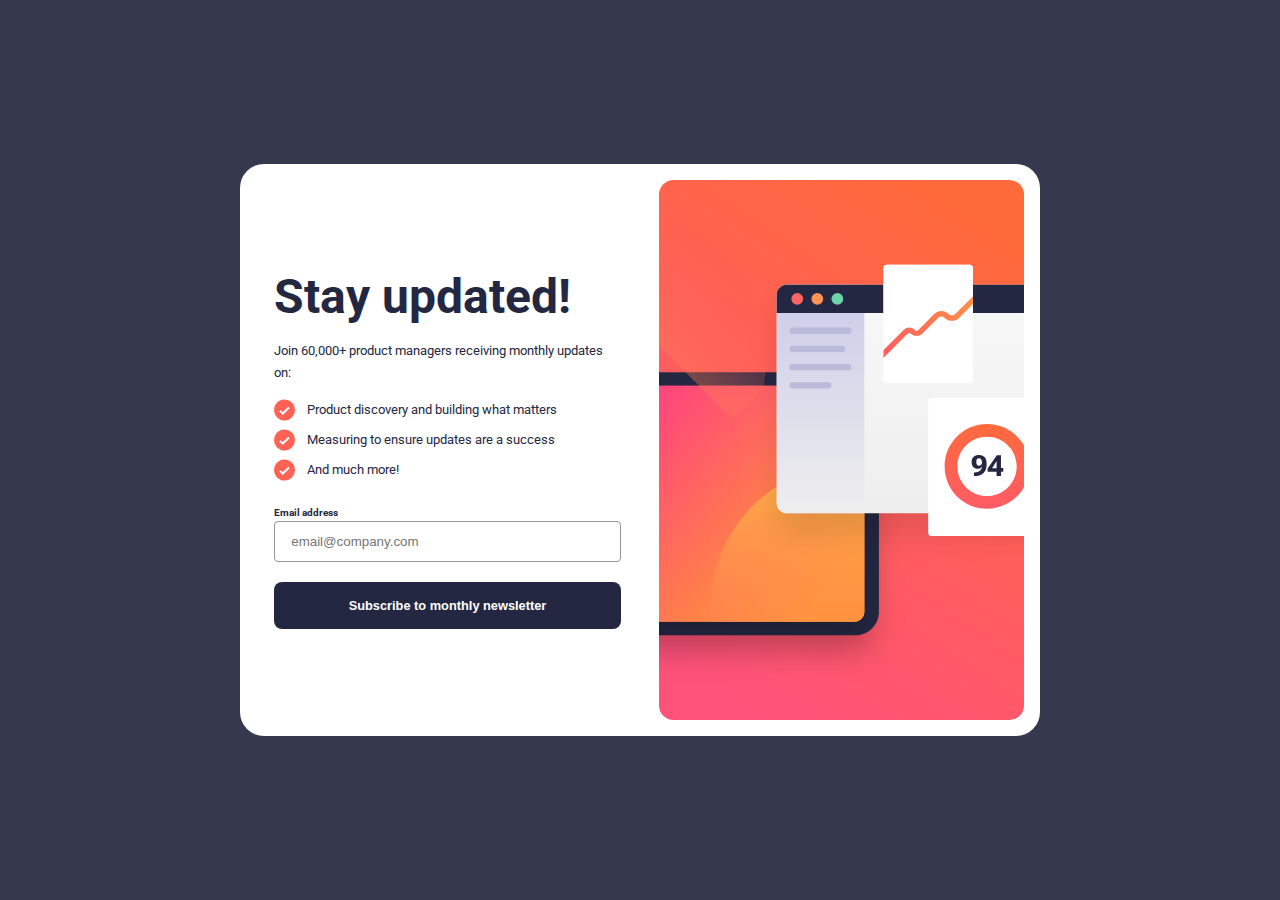
<file: index.html>
<!DOCTYPE html>
<html lang="en">
  <head>
    <meta charset="UTF-8" />
    <meta name="viewport" content="width=device-width, initial-scale=1.0" />
    <!-- displays site properly based on user's device -->

    <link
      rel="icon"
      type="image/png"
      sizes="32x32"
      href="./assets/images/favicon-32x32.png"
    />

    <title>Newsletter</title>
    <link rel="preconnect" href="https://fonts.googleapis.com" />
    <link rel="preconnect" href="https://fonts.gstatic.com" crossorigin />
    <link
      href="https://fonts.googleapis.com/css2?family=Roboto:wght@400;700&display=swap"
      rel="stylesheet"
    />
    <link rel="stylesheet" href="style.css" />
    <script src="index.js" defer></script>
  </head>
  <body>
    <!-- Sign-up form start -->
    <main>
      <div class="container">
        <section class="mobile">
          <img src="assets/images/illustration-sign-up-mobile.svg" alt="" />
        </section>
        <section class="sign-up">
          <div class="wrapper">
            <h1>Stay updated!</h1>
            <p>Join 60,000+ product managers receiving monthly updates on:</p>
            <ul class="wrapper-mini">
              <li class="flex">
                <img src="assets/images/icon-list.svg" alt="" />
                <p>Product discovery and building what matters</p>
              </li>
              <li class="flex">
                <img src="assets/images/icon-list.svg" alt="" />
                <p>Measuring to ensure updates are a success</p>
              </li>
              <li class="flex">
                <img src="assets/images/icon-list.svg" alt="" />
                <p>And much more!</p>
              </li>
            </ul>
          </div>
          <form action="thanks.html" class="form" method="get">
            <label for=""
              ><p>Email address</p>
              <p class="error-msg">Valid email required</p>
            </label>
            <input type="email" placeholder="email@company.com" name="email" />
            <button class="submit" type="button">
              Subscribe to monthly newsletter
            </button>
          </form>
        </section>
        <section class="desktop">
          <img src="assets/images/illustration-sign-up-desktop.svg" alt="" />
        </section>
      </div>
    </main>

    <!-- Success message start -->

    <!-- Thanks for subscribing! A confirmation email has been sent to
    ash@loremcompany.com. Please open it and click the button inside to confirm
    your subscription. Dismiss message -->

    <!-- Success message end -->

    <!-- <div class="attribution">
      Challenge by
      <a href="https://www.frontendmentor.io?ref=challenge" target="_blank"
        >Frontend Mentor</a
      >. Coded by <a href="#">Your Name Here</a>.
    </div> -->
  </body>
</html>
</file>
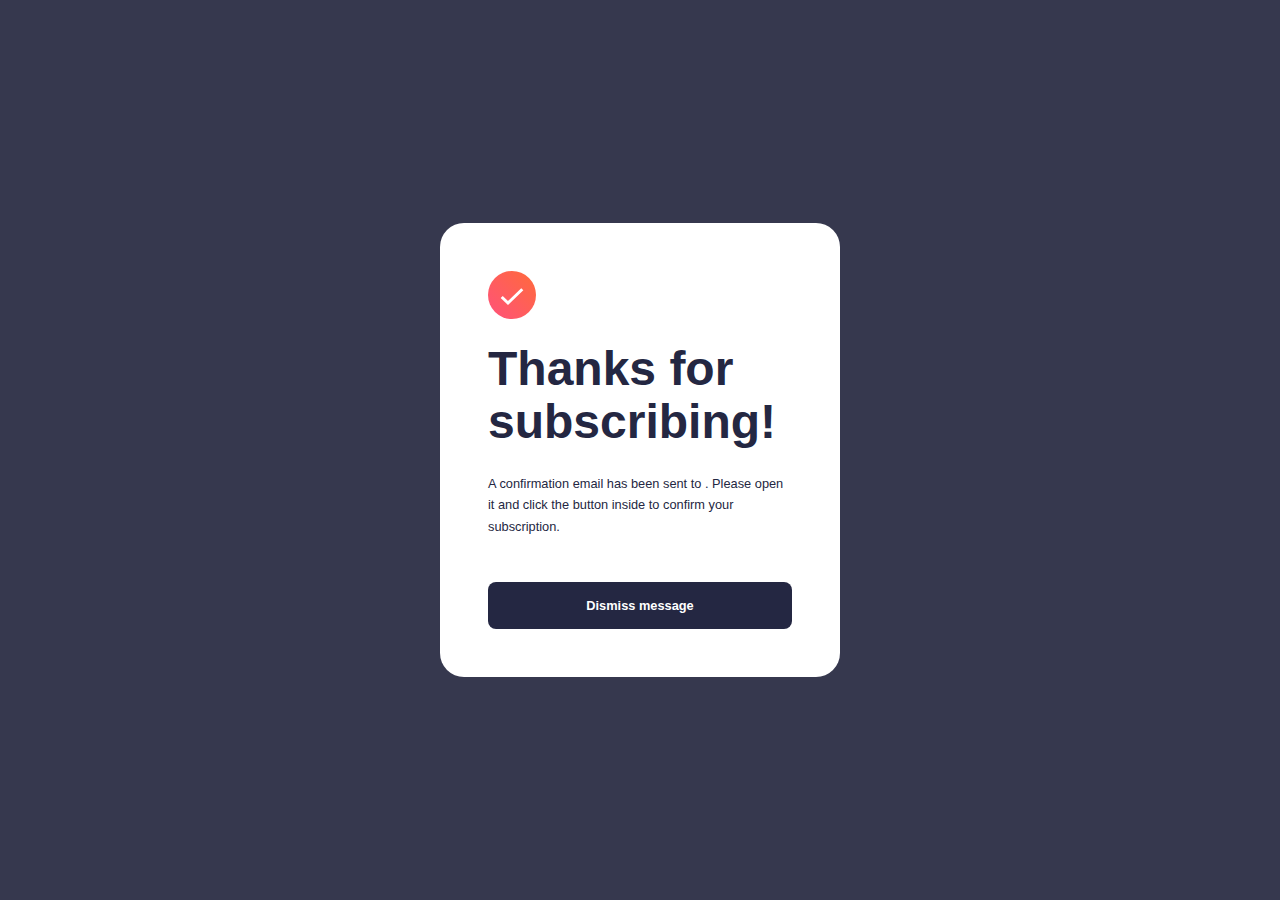
<file: thanks.html>
<!DOCTYPE html>
<html lang="en">
  <head>
    <meta charset="UTF-8" />
    <meta name="viewport" content="width=device-width, initial-scale=1.0" />
    <title>Newsletter</title>
    <link rel="stylesheet" href="style.css" />
  </head>
  <body>
    <main>
      <section class="sucess-msg">
        <img src="assets/images/icon-success.svg" alt="" />
        <h1>Thanks for subscribing!</h1>
        <p>
          A confirmation email has been sent to
          <span class="email-submitted">ash@loremcompany.com</span>. Please open
          it and click the button inside to confirm your subscription.
        </p>
        <button onclick="directToMain()">Dismiss message</button>
      </section>
    </main>
  </body>
  <script>
    function directToMain() {
      location.assign("index.html");
    }
    // Function to extract the email parameter from the URL
    function extractEmailFromURL() {
      var currentURL = window.location.href;
      var paramString = currentURL.split("?")[1];
      var urlParams = new URLSearchParams(paramString);
      var emailValue = urlParams.get("email");
      document.querySelector(".email-submitted").textContent = emailValue;
    }

    // Call the function when the page loads
    window.onload = extractEmailFromURL;
  </script>
</html>
</file>
<file: style.css>
:root {
  --clr-primary-hsl-400: 4 100% 67%;

  --clr-primary-400: hsl(4, 100%, 67%);
  --clr-primary-300: hsl(15, 100%, 67%);
  --clr-primary-100: hsl(0, 100%, 94%);
  --clr-neutral-900: hsl(234, 29%, 20%);
  --clr-neutral-600: hsl(235, 18%, 26%);
  --clr-neutral-300: hsl(231, 7%, 60%);
  --clr-neutral-100: hsl(0, 0%, 100%);

  --fs-100: 0.6rem;
  --fs-300: 0.8rem;
  --fs-400: 1rem;
  --fs-500: 1.25rem;
  --fs-600: 1.5rem;
  --fs-700: 2rem;
  --fs-800: 3rem;

  --fw-regular: 400;
  --fw-bold: 700;

  --ff-roboto: "Roboto", sans-serif;
}

*,
*::after,
*::before {
  box-sizing: border-box;
}

* {
  margin: 0;
  padding: 0;
}
img {
  max-width: 100%;
  display: block;
}

html {
  font-family: var(--ff-roboto);
  font-weight: var(--fw-regular);
  color: var(--clr-neutral-900);
  line-height: 1.7;
}

h1,
h2,
h3 {
  color: var(--clr-neutral-900);
  line-height: 1.1;
  font-size: var(--fs-800);
  font-weight: var(--fw-bold);
}

body {
  background-color: var(--clr-neutral-600);
  font: inherit;
}

main {
  min-height: 100vh;
  display: grid;
  place-content: center;
  max-height: 100%;
}

p {
  font-size: var(--fs-300);
}

.container {
  display: grid;
  grid-template-columns: repeat(2, 1fr);
  gap: min(4rem, 3vw);
  max-width: 50rem;
  background-color: var(--clr-neutral-100);
  margin-inline: auto;
  padding: 1rem;
  --raduis: 1.5rem;
  border-radius: var(--raduis);
  place-items: center;
}

.sign-up {
  padding-left: min(2rem, 5%);
  display: flex;
  flex-direction: column;
  gap: 1.5rem;
}

.mobile {
  display: none;
}

@media (max-width: 650px) {
  .container {
    grid-template-columns: 1fr;
    border-radius: 0rem;
    padding: 0 0 1rem 0;
    gap: 0.75rem;
  }

  .sign-up {
    padding: 0rem 2rem;
  }

  .desktop {
    display: none;
  }

  .mobile {
    display: block;
  }
}

.wrapper > * + * {
  margin-top: 1rem;
}

.wrapper-mini > * + * {
  margin-top: 0.5rem;
}

ul {
  list-style: none;
}

.flex {
  display: flex;
  gap: 0.75rem;
}

input {
  padding: 0.75rem 1rem;
  display: block;
  width: 100%;
  border-radius: 0.25rem;
  outline: none;
  border: solid 1px var(--clr-neutral-300);
}
input:focus {
  border: solid 1px var(--clr-neutral-900);
}

label {
  display: flex;
  justify-content: space-between;
}

label p {
  font-size: var(--fs-100);
  font-weight: var(--fw-bold);
}

button {
  font-size: var(--fs-300);
  cursor: pointer;
  width: 100%;
  padding: 1rem;
  border: none;
  outline: none;
  border-radius: 0.5rem;
  font-weight: var(--fw-bold);
  color: var(--clr-neutral-100);
  background-color: var(--clr-neutral-900);
  margin-top: 1.25rem;
}

button:hover {
  background: linear-gradient(
    to right,
    var(--clr-primary-400),
    var(--clr-primary-300)
  );
  box-shadow: 0rem 0.75rem 1rem 0.2rem hsl(var(--clr-primary-hsl-400) / 0.4);
}

.error-msg {
  color: var(--clr-primary-400);
  visibility: hidden;
}

.not-valid,
.not-valid:focus,
.not-valid::placeholder {
  background-color: var(--clr-primary-100);
  border-color: var(--clr-primary-400);
  place-content: var(--clr-primary-400);
  color: var(--clr-primary-400);
}

.sucess-msg {
  background-color: var(--clr-neutral-100);
  padding: 3rem;
  border-radius: 1.5rem;
  max-width: 25rem;
  display: flex;
  flex-direction: column;
  gap: 1.5rem;
}

.sucess-msg img {
  width: 3rem;
}
.email-submitted {
  font-weight: var(--fw-bold);
}

@media (max-width: 650px) {
  .sucess-msg {
    border-radius: 0;
    width: 100%;
    max-width: max-content;
    height: 100vh;
    /* padding: 8rem 2rem 2rem 2rem; */
    padding: 0rem 2rem 1rem 2rem;
    display: grid;
    gap: 1rem;
    grid-template-rows: repeat(8, 1fr);
  }
  .sucess-msg img {
    grid-row: 3 / span 1;
  }
  .sucess-msg h1 {
    grid-row: 4 / span 1;
  }
  .sucess-msg p {
    grid-row: 5 / span 1;
  }
  .sucess-msg button {
    grid-row: 8 / span 1;
    margin: 0;
  }
}
</file>
